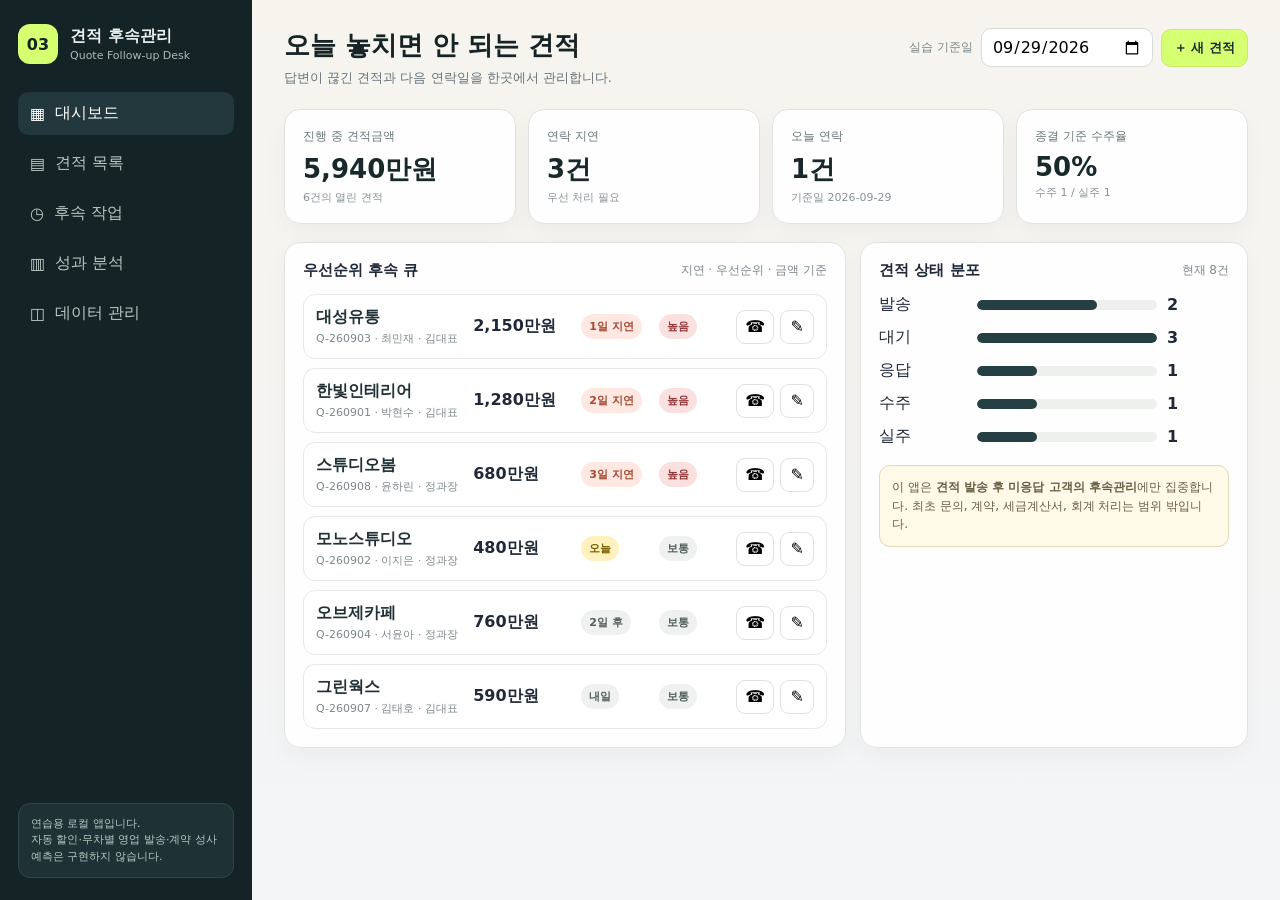
<file: index.html>
<!doctype html><html lang="ko"><head><meta charset="utf-8"><meta name="viewport" content="width=device-width,initial-scale=1"><meta name="theme-color" content="#142326"><title>03 견적 후속관리 대시보드</title><link rel="stylesheet" href="./styles.css"></head><body><div id="app"></div><script src="./app.js"></script></body></html>
</file>
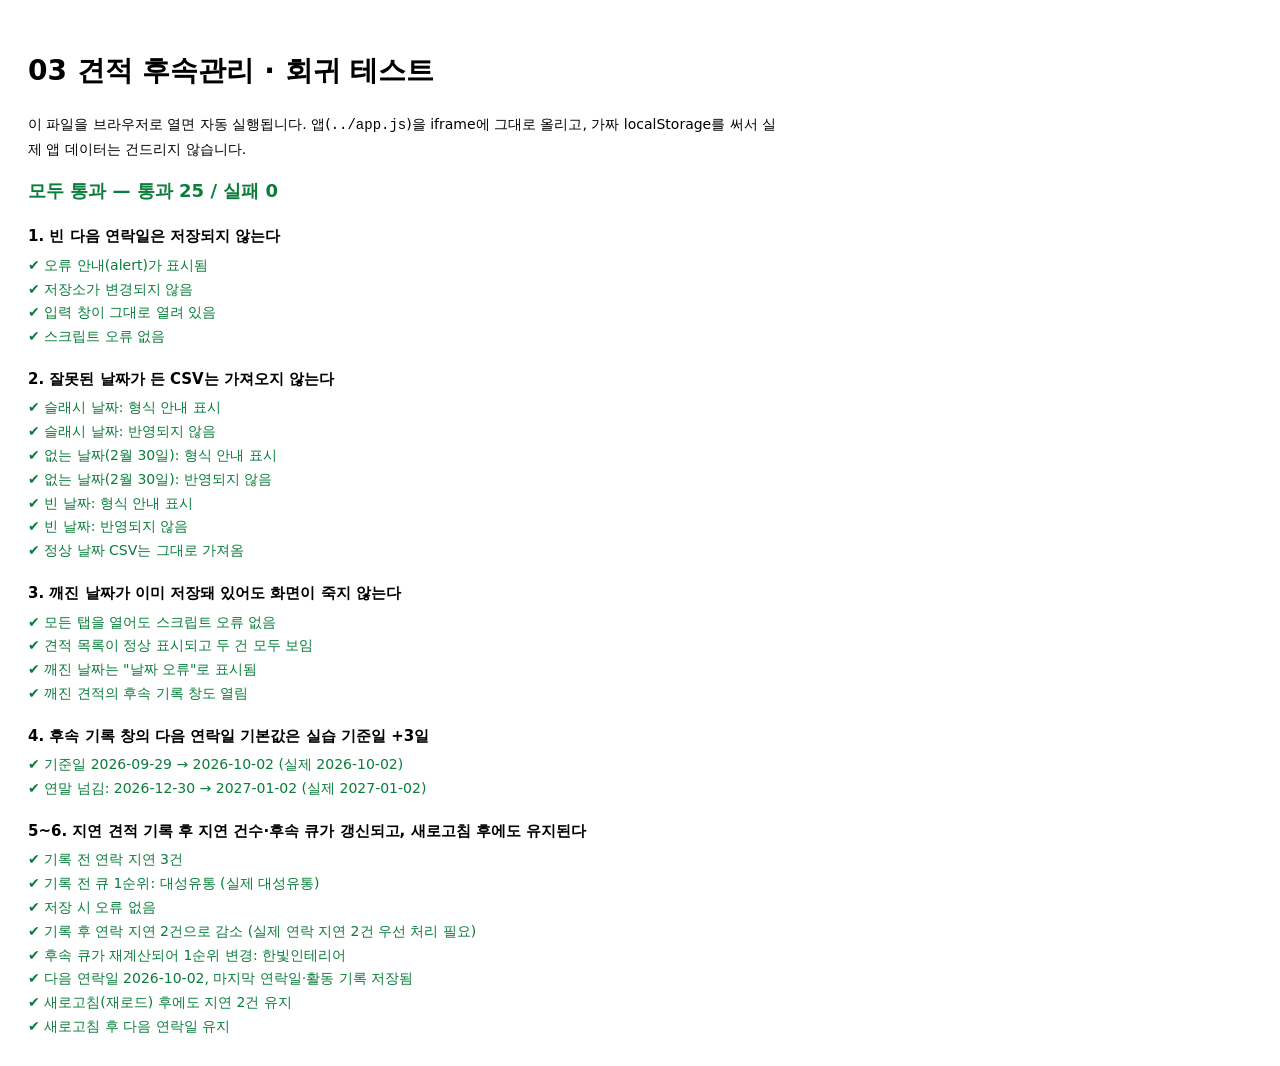
<file: tests/regression.html>
<!doctype html>
<html lang="ko"><head><meta charset="utf-8"><title>03 회귀 테스트</title>
<style>body{font:14px/1.7 system-ui,sans-serif;padding:20px;max-width:760px}.pass{color:#0a7d3b}.fail{color:#b00020;font-weight:700}h2{margin:18px 0 4px;font-size:15px}#sum{font-size:18px;font-weight:700}</style></head>
<body>
<h1>03 견적 후속관리 · 회귀 테스트</h1>
<p>이 파일을 브라우저로 열면 자동 실행됩니다. 앱(<code>../app.js</code>)을 iframe에 그대로 올리고, 가짜 localStorage를 써서 실제 앱 데이터는 건드리지 않습니다.</p>
<div id="sum">실행 중…</div><div id="out"></div>
<script>
const KEY='vc30.quote-followup.v1', sleep=ms=>new Promise(r=>setTimeout(r,ms));
let pass=0, fail=0, cur=null;
function fakeStorage(init){const m=new Map(Object.entries(init||{}));return{getItem:k=>m.has(k)?m.get(k):null,setItem:(k,v)=>m.set(k,String(v)),removeItem:k=>m.delete(k)}}
async function boot(store){
  const f=document.createElement('iframe');f.style.cssText='width:1200px;height:700px;border:0;position:absolute;left:-9999px';document.body.appendChild(f);
  const w=f.contentWindow,c={f,w,store,alerts:[],errors:[]};
  Object.defineProperty(w,'localStorage',{value:store,configurable:true});
  w.alert=m=>c.alerts.push(String(m));w.confirm=()=>true;
  w.addEventListener('error',e=>c.errors.push(e.message));
  w.document.body.innerHTML='<div id="app"></div>';
  await new Promise((ok,no)=>{const s=w.document.createElement('script');s.src='../app.js';s.onload=ok;s.onerror=()=>no(new Error('app.js 로드 실패'));w.document.body.appendChild(s)});
  return c;
}
const $=(c,s)=>c.w.document.querySelector(s), $$=(c,s)=>[...c.w.document.querySelectorAll(s)];
const click=(c,s)=>{const e=$(c,s);if(!e)throw new Error('요소 없음: '+s);e.click()};
const saved=c=>JSON.parse(c.store.getItem(KEY));
const kpi=(c,i)=>$$(c,'.kpi')[i].innerText.replace(/\s+/g,' ');
async function importCsv(c,text){click(c,'[data-tab=data]');const dt=new c.w.DataTransfer();dt.items.add(new c.w.File([text],'t.csv',{type:'text/csv'}));const i=$(c,'#csvIn');i.files=dt.files;i.dispatchEvent(new c.w.Event('change'));await sleep(150)}
function ok(cond,msg){cond?pass++:fail++;const d=document.createElement('div');d.className=cond?'pass':'fail';d.textContent=(cond?'✔ ':'✘ ')+msg;document.getElementById('out').appendChild(d)}
async function test(name,fn){const h=document.createElement('h2');h.textContent=name;document.getElementById('out').appendChild(h);try{await fn()}catch(e){ok(false,'예외 발생: '+e.message)}}
const CSV_H='quoteNo,company,contact,amount,sentAt,nextFollowUp\n';

(async()=>{
await test('1. 빈 다음 연락일은 저장되지 않는다',async()=>{
  const c=await boot(fakeStorage());
  click(c,'[data-tab=follow]');click(c,'[data-follow=q1]');
  $(c,'#nextDate').value='';click(c,'#saveFollow');
  ok(c.alerts.length===1,'오류 안내(alert)가 표시됨');
  ok(c.store.getItem(KEY)===null,'저장소가 변경되지 않음');
  ok(!!$(c,'.modal'),'입력 창이 그대로 열려 있음');
  ok(c.errors.length===0,'스크립트 오류 없음');
});
await test('2. 잘못된 날짜가 든 CSV는 가져오지 않는다',async()=>{
  for(const [label,row] of [['슬래시 날짜','Q-T1,테스트상사,홍길동,1500000,2026/10/01,2026-10-05'],['없는 날짜(2월 30일)','Q-T1,테스트상사,홍길동,1500000,2026-10-01,2026-02-30'],['빈 날짜','Q-T1,테스트상사,홍길동,1500000,2026-10-01,']]){
    const c=await boot(fakeStorage());await importCsv(c,CSV_H+row+'\n');
    ok(c.alerts.length===1&&/YYYY-MM-DD/.test(c.alerts[0]||''),label+': 형식 안내 표시');
    ok(c.store.getItem(KEY)===null,label+': 반영되지 않음');
  }
  const c=await boot(fakeStorage());await importCsv(c,CSV_H+'Q-T1,테스트상사,홍길동,1500000,2026-10-01,2026-10-05\n');
  ok(c.alerts.length===0&&saved(c).quotes.length===9&&saved(c).quotes[0].quoteNo==='Q-T1','정상 날짜 CSV는 그대로 가져옴');
});
await test('3. 깨진 날짜가 이미 저장돼 있어도 화면이 죽지 않는다',async()=>{
  const bad=(id,extra)=>Object.assign({id,quoteNo:'Q-'+id,company:'깨진'+id,contact:'담당',phone:'',email:'',amount:1000000,sentAt:'2026-09-25',nextFollowUp:'2026-09-30',status:'sent',owner:'나',priority:'normal',note:'',tags:[]},extra);
  const c=await boot(fakeStorage({[KEY]:JSON.stringify({referenceDate:'2026-09-29',activities:[],quotes:[bad('a',{nextFollowUp:''}),bad('b',{sentAt:'2026/10/01'})]})}));
  for(const t of ['quotes','follow','reports','data','dashboard']){click(c,'[data-tab='+t+']')}
  click(c,'[data-tab=quotes]');
  ok(c.errors.length===0,'모든 탭을 열어도 스크립트 오류 없음');
  ok($(c,'.topbar h2').textContent==='견적 목록'&&$$(c,'.table tbody tr').length===2,'견적 목록이 정상 표시되고 두 건 모두 보임');
  ok($(c,'.table').innerText.includes('날짜 오류'),'깨진 날짜는 "날짜 오류"로 표시됨');
  click(c,'[data-follow=a]');ok(!!$(c,'.modal')&&c.errors.length===0,'깨진 견적의 후속 기록 창도 열림');
});
await test('4. 후속 기록 창의 다음 연락일 기본값은 실습 기준일 +3일',async()=>{
  const c=await boot(fakeStorage());
  click(c,'[data-tab=follow]');click(c,'[data-follow=q1]');
  ok($(c,'#nextDate').value==='2026-10-02','기준일 2026-09-29 → 2026-10-02 (실제 '+$(c,'#nextDate').value+')');
  click(c,'#cancel');
  const r=$(c,'#refDate');r.value='2026-12-30';r.dispatchEvent(new c.w.Event('change'));
  click(c,'[data-follow=q1]');
  ok($(c,'#nextDate').value==='2027-01-02','연말 넘김: 2026-12-30 → 2027-01-02 (실제 '+$(c,'#nextDate').value+')');
});
await test('5~6. 지연 견적 기록 후 지연 건수·후속 큐가 갱신되고, 새로고침 후에도 유지된다',async()=>{
  const store=fakeStorage(),c=await boot(store);
  const first=()=>$(c,'.queue .company').textContent;
  ok(kpi(c,1).includes('3건'),'기록 전 연락 지연 3건');ok(first()==='대성유통','기록 전 큐 1순위: 대성유통 (실제 '+first()+')');
  click(c,'[data-tab=follow]');click(c,'[data-follow=q3]');
  $(c,'#result').value='talked';$(c,'#contactNote').value='통화 완료';click(c,'#saveFollow');
  ok(c.alerts.length===0&&c.errors.length===0,'저장 시 오류 없음');
  click(c,'[data-tab=dashboard]');
  ok(kpi(c,1).includes('2건'),'기록 후 연락 지연 2건으로 감소 (실제 '+kpi(c,1)+')');
  ok(first()!=='대성유통','후속 큐가 재계산되어 1순위 변경: '+first());
  const q3=saved(c).quotes.find(q=>q.id==='q3');
  ok(q3.nextFollowUp==='2026-10-02'&&q3.lastContactAt==='2026-09-29'&&saved(c).activities.length===1,'다음 연락일 2026-10-02, 마지막 연락일·활동 기록 저장됨');
  c.f.remove();
  const c2=await boot(store);
  ok(kpi(c2,1).includes('2건')&&c2.errors.length===0,'새로고침(재로드) 후에도 지연 2건 유지');
  ok(saved(c2).quotes.find(q=>q.id==='q3').nextFollowUp==='2026-10-02','새로고침 후 다음 연락일 유지');
});
document.getElementById('sum').textContent=(fail?'실패 ':'모두 통과 ')+`— 통과 ${pass} / 실패 ${fail}`;
document.getElementById('sum').className=fail?'fail':'pass';document.title=(fail?'FAIL ':'PASS ')+pass+'/'+(pass+fail);
window.__done=true;
})();
</script>
</body></html>
</file>
<file: styles.css>
:root{font-family:Inter,Pretendard,"Noto Sans KR",system-ui,-apple-system,sans-serif;color:#1f2937;background:#f7f4ee}*{box-sizing:border-box}body{margin:0;min-width:320px;background:linear-gradient(180deg,#f7f4ee 0,#f3f5f7 100%)}button,input,select,textarea{font:inherit}button{cursor:pointer}.app{min-height:100vh;display:grid;grid-template-columns:252px 1fr}.sidebar{background:#142326;color:#e9f0ed;padding:24px 18px;position:sticky;top:0;height:100vh}.brand{display:flex;gap:12px;align-items:center;margin-bottom:28px}.logo{width:40px;height:40px;border-radius:12px;background:#d7ff72;color:#142326;display:grid;place-items:center;font-weight:900}.brand h1{font-size:16px;margin:0}.brand p{font-size:11px;color:#a9bbb5;margin:2px 0 0}.nav{display:grid;gap:7px}.nav button{border:0;background:transparent;color:#b9c8c3;padding:11px 12px;border-radius:10px;text-align:left;display:flex;align-items:center;gap:10px}.nav button.active,.nav button:hover{background:#22383c;color:white}.side-note{position:absolute;bottom:22px;left:18px;right:18px;background:#1e3135;border:1px solid #2f474b;border-radius:12px;padding:12px;font-size:11px;color:#b8c8c3;line-height:1.5}.main{padding:28px 32px 48px;max-width:1500px;width:100%;margin:0 auto}.topbar{display:flex;justify-content:space-between;align-items:flex-start;gap:16px;margin-bottom:22px}.title h2{font-size:26px;margin:0 0 6px;color:#172426}.title p{margin:0;color:#66737a;font-size:13px}.controls{display:flex;gap:8px;align-items:center;flex-wrap:wrap}.btn{border:1px solid #d7dcd9;background:white;color:#263438;border-radius:10px;padding:9px 12px;font-weight:700;font-size:13px;display:inline-flex;align-items:center;gap:6px}.btn:hover{border-color:#9eaaa4}.btn.primary{background:#172b2e;color:white;border-color:#172b2e}.btn.lime{background:#d7ff72;color:#172b2e;border-color:#cbe866}.btn.danger{color:#a33;border-color:#eccaca;background:#fffafa}.date-input{border:1px solid #d6dbd8;border-radius:10px;background:white;padding:8px 10px}.kpis{display:grid;grid-template-columns:repeat(4,minmax(0,1fr));gap:12px;margin-bottom:18px}.card{background:rgba(255,255,255,.93);border:1px solid #e0e3df;border-radius:16px;box-shadow:0 8px 24px rgba(23,36,38,.04)}.kpi{padding:18px}.kpi .label{font-size:12px;color:#6a777b}.kpi .value{font-size:26px;font-weight:850;color:#18282b;margin:7px 0 3px}.kpi .sub{font-size:11px;color:#879196}.grid2{display:grid;grid-template-columns:1.45fr 1fr;gap:14px}.panel{padding:18px}.panel-head{display:flex;align-items:center;justify-content:space-between;margin-bottom:14px}.panel-head h3{font-size:15px;margin:0}.muted{color:#7b878b;font-size:12px}.queue{display:grid;gap:9px}.queue-item{display:grid;grid-template-columns:1.2fr .8fr .55fr .55fr auto;gap:10px;align-items:center;padding:12px;border:1px solid #e5e8e5;border-radius:12px;background:#fff}.company{font-weight:800;color:#213135}.small{font-size:11px;color:#7c878b;margin-top:3px}.amount{font-weight:800}.pill{display:inline-flex;align-items:center;gap:5px;font-size:11px;font-weight:800;padding:5px 8px;border-radius:999px;background:#eef1ef;color:#52605c}.pill.overdue{background:#ffe8e2;color:#a44831}.pill.today{background:#fff2bf;color:#775d00}.pill.high{background:#fbe0e0;color:#943838}.pill.won{background:#dff5e5;color:#2e6d41}.pill.lost{background:#ececec;color:#666}.actions{display:flex;gap:6px}.iconbtn{min-width:34px;height:34px;border-radius:9px;border:1px solid #dde2df;background:white;display:grid;place-items:center;padding:0 8px}.barrow{display:grid;grid-template-columns:88px 1fr 62px;gap:10px;align-items:center;margin:12px 0}.bar{height:10px;background:#edf0ed;border-radius:999px;overflow:hidden}.bar span{display:block;height:100%;background:#263f42;border-radius:999px}.table-wrap{overflow:auto}.table{width:100%;border-collapse:collapse;font-size:12px}.table th{font-size:11px;color:#768185;text-align:left;padding:10px;border-bottom:1px solid #e1e4e1;white-space:nowrap}.table td{padding:11px 10px;border-bottom:1px solid #edf0ed;vertical-align:middle;white-space:nowrap}.filterbar{display:flex;gap:8px;flex-wrap:wrap;margin-bottom:13px}.input,.select,.textarea{border:1px solid #d8ddda;background:white;border-radius:10px;padding:9px 10px;color:#263438}.input{min-width:210px}.textarea{width:100%;min-height:86px;resize:vertical}.empty{padding:40px;text-align:center;color:#7d898d}.modalback{position:fixed;inset:0;background:rgba(15,27,29,.45);display:grid;place-items:center;padding:20px;z-index:50}.modal{background:#fbfbf8;width:min(720px,100%);max-height:90vh;overflow:auto;border-radius:18px;padding:22px;box-shadow:0 24px 70px rgba(0,0,0,.2)}.modal h3{margin:0 0 14px}.formgrid{display:grid;grid-template-columns:1fr 1fr;gap:12px}.field label{display:block;font-size:11px;color:#68757a;margin:0 0 5px}.field .input,.field .select{width:100%}.full{grid-column:1/-1}.modalfoot{display:flex;justify-content:flex-end;gap:8px;margin-top:18px}.notice{padding:11px 12px;border-radius:10px;background:#eef8d2;color:#42501d;font-size:12px;margin-bottom:14px}.toast{position:fixed;right:24px;bottom:24px;background:#172b2e;color:white;padding:11px 14px;border-radius:11px;font-size:12px;z-index:80;box-shadow:0 10px 30px rgba(0,0,0,.18)}.callout{border:1px solid #e3d9b6;background:#fff9e8;padding:12px;border-radius:11px;font-size:12px;color:#665d43;line-height:1.55}.timeline{display:grid;gap:8px}.event{border-left:2px solid #d5ddd8;padding:4px 0 4px 12px}.event b{font-size:12px}.event div{font-size:11px;color:#7b878b;margin-top:3px}.cards3{display:grid;grid-template-columns:repeat(3,1fr);gap:12px}.mini{padding:16px}.mini h4{margin:0 0 10px;font-size:13px}.bigstat{font-size:24px;font-weight:850}.csvbox{border:1px dashed #cbd3ce;background:#fff;border-radius:13px;padding:16px}.csvbox code{font-size:11px;color:#65726f}.dangerzone{border:1px solid #f0d6d6;background:#fffafa;border-radius:13px;padding:16px}.section{margin-bottom:16px}.tag{display:inline-block;font-size:10px;background:#eef2ef;border-radius:999px;padding:3px 6px;margin-right:4px}.sep{height:1px;background:#edf0ed;margin:14px 0}.right{text-align:right}@media(max-width:1000px){.app{grid-template-columns:82px 1fr}.sidebar{padding:18px 12px}.brand h1,.brand p,.nav span,.side-note{display:none}.brand{justify-content:center}.nav button{justify-content:center}.main{padding:22px 18px}.kpis{grid-template-columns:repeat(2,1fr)}.grid2{grid-template-columns:1fr}.queue-item{grid-template-columns:1fr .7fr .6fr auto}.queue-item>:nth-child(3){display:none}}@media(max-width:650px){.app{display:block}.sidebar{height:auto;position:static;padding:10px 12px;display:flex;align-items:center;gap:10px}.brand{margin:0}.side-note{display:none}.nav{display:flex;overflow:auto}.nav button{white-space:nowrap}.nav span{display:inline}.main{padding:16px 12px}.topbar{display:block}.controls{margin-top:12px}.kpis{grid-template-columns:1fr 1fr}.queue-item{grid-template-columns:1fr auto}.queue-item>:nth-child(2),.queue-item>:nth-child(3),.queue-item>:nth-child(4){display:none}.cards3{grid-template-columns:1fr}.formgrid{grid-template-columns:1fr}.full{grid-column:auto}}
</file>
